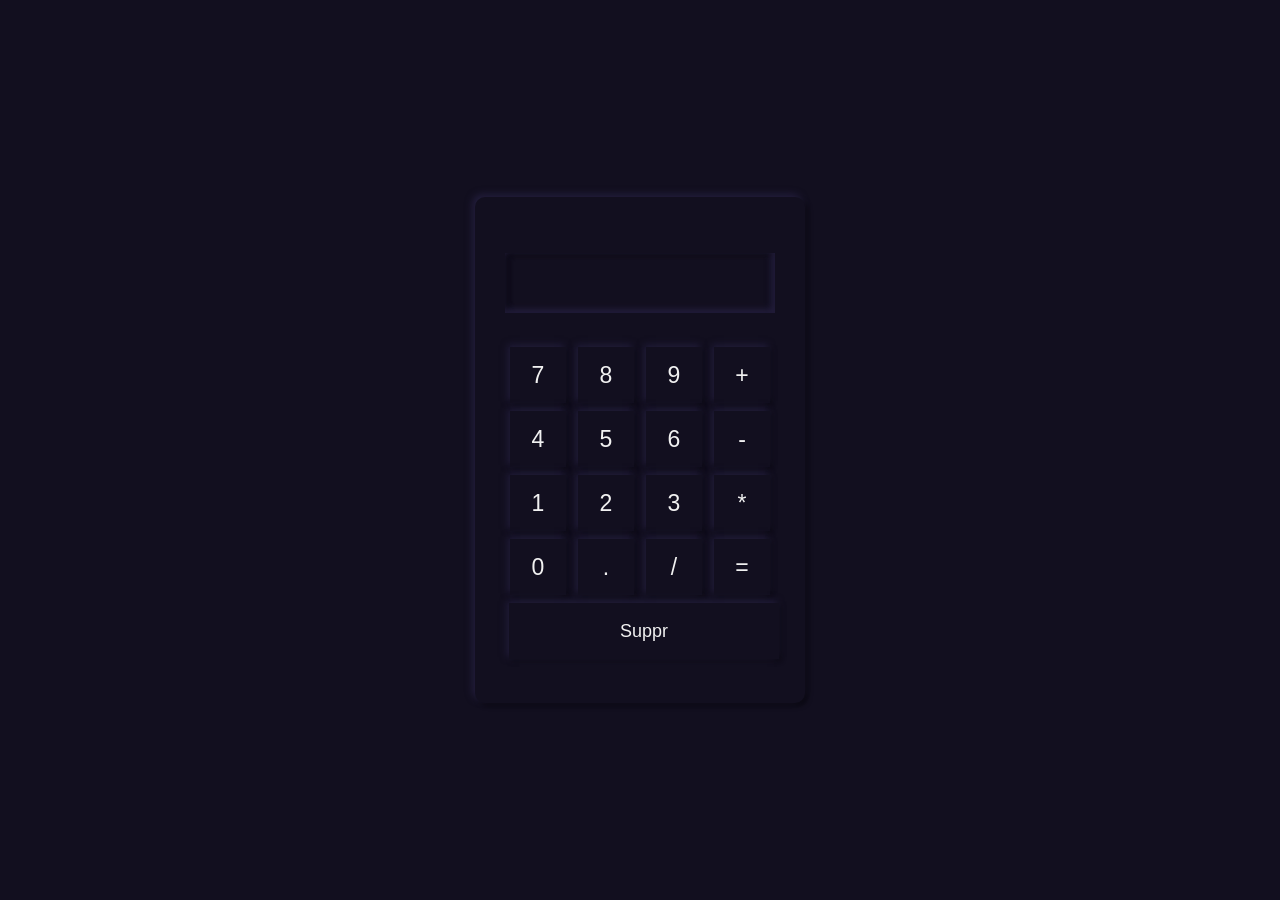
<file: Calculator/index.html>
<!DOCTYPE html>
<html lang="fr">
<head>
    <meta charset="UTF-8">
    <meta http-equiv="X-UA-Compatible" content="IE=edge">
    <meta name="viewport" content="width=device-width, initial-scale=1.0">
    <link rel="stylesheet" href="style.css">
  
    <title> Calculator</title>
</head>
<body>


    

    <div class="calculatrice">

        <p class="infos"></p>
        <form name="form" >
            <div class="resultat">
                <input type="text" name="fenetre" id="fenetre">
            </div>
            <div class="buttons">
                <div class="row">
                    <input type="button" value="7" name="v7" onclick="val(v7.value)">
                    <input type="button" value="8" name="v8" onclick="val(v8.value)">
                    <input type="button" value="9" name="v9" onclick="val(v9.value)">
                    <input type="button" value="+" name="plus" onclick="val(plus.value)">
                </div>
                <div class="row">
                    <input type="button" value="4" name="v4" onclick="val(v4.value)">
                    <input type="button" value="5" name="v5" onclick="val(v5.value)">
                    <input type="button" value="6" name="v6" onclick="val(v6.value)">
                    <input type="button" value="-" name="moin" onclick="val(moin.value)">
                </div>
                <div class="row">
                    <input type="button" value="1" name="v1" onclick="val(v1.value)">
                    <input type="button" value="2" name="v2" onclick="val(v2.value)">
                    <input type="button" value="3" name="v3" onclick="val(v3.value)">
                    <input type="button" value="*" name="mult" onclick="val(mult.value)">
                </div>
                <div class="row">
                    <input type="button" value="0" name="v0" onclick="val(v0.value)">
                    <input type="button" value="." name="dot" onclick="val(dot.value)">
                    <input type="button" value="/" name="div" onclick="val(div.value)">
                    <input type="button" value="=" name="egale" onclick="calcule()">
                </div>
                <input class="reset" type="button" value="Suppr" name="reset" onclick="suppr()">
            </div>
        </form>
    </div>



    <script src="app.js"></script>
</body>
</html>
</file>
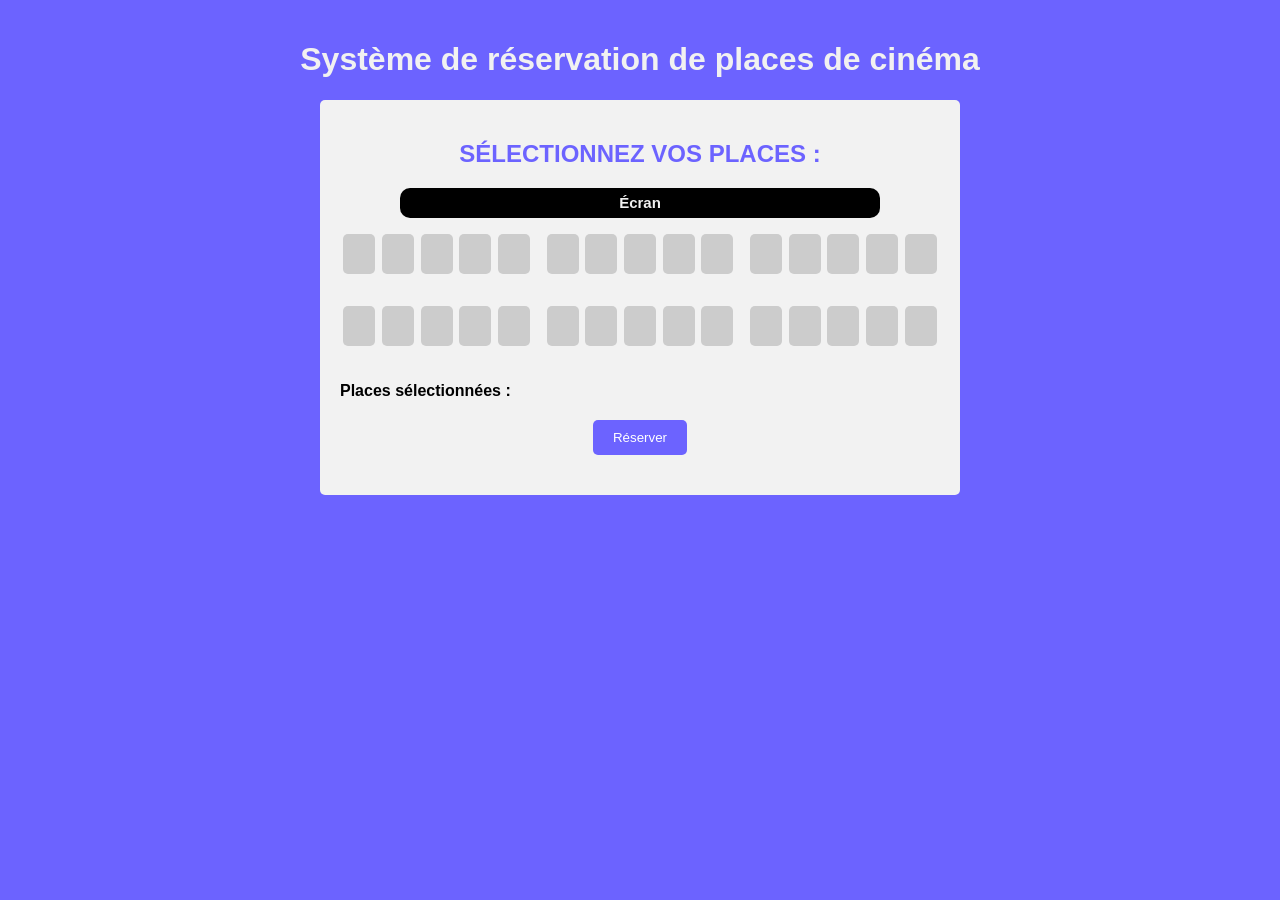
<file: Cinema-Reservation/index.html>
<!DOCTYPE html>
<html>
<head>
  <title>Système de réservation de places de cinéma</title>
  <link rel="stylesheet" type="text/css" href="style.css">
</head>
<body>
  <h1>Système de réservation de places de cinéma</h1>
  
  <div id="cinema">
    <h2>Sélectionnez vos places :</h2>
    <div id="screen">Écran</div>
    <div id="seats">
      <div class="row">
        <div class="seat"></div>
        <div class="seat"></div>
        <div class="seat"></div>
        <div class="seat"></div>
        <div class="seat"></div>
      </div>
      <div class="row">
        <div class="seat"></div>
        <div class="seat"></div>
        <div class="seat"></div>
        <div class="seat"></div>
        <div class="seat"></div>
      </div>
      <div class="row">
        <div class="seat"></div>
        <div class="seat"></div>
        <div class="seat"></div>
        <div class="seat"></div>
        <div class="seat"></div>
      </div>

    </div>
    <div id="seats">
      <div class="row">
        <div class="seat"></div>
        <div class="seat"></div>
        <div class="seat"></div>
        <div class="seat"></div>
        <div class="seat"></div>
      </div>
      <div class="row">
        <div class="seat"></div>
        <div class="seat"></div>
        <div class="seat"></div>
        <div class="seat"></div>
        <div class="seat"></div>
      </div>
      <div class="row">
        <div class="seat"></div>
        <div class="seat"></div>
        <div class="seat"></div>
        <div class="seat"></div>
        <div class="seat"></div>
      </div>

    </div>
    <p id="selected-seats">Places sélectionnées :</p>
    <p id="status-message"></p>
    <button id="btn-reserve">Réserver</button>
  </div>
  
  <script src="app.js"></script>
</body>
</html>
</file>
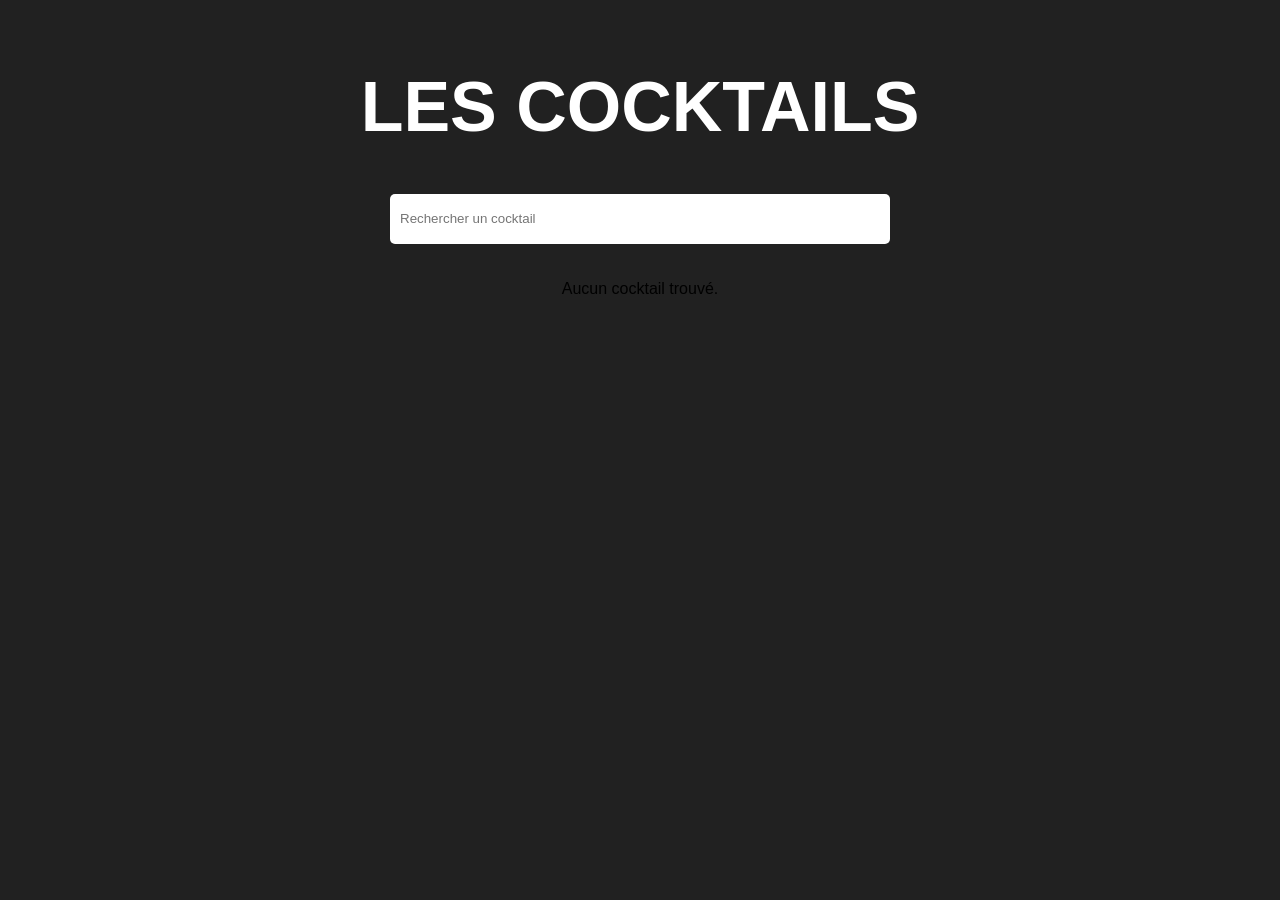
<file: CocktailApp/index.html>
<!DOCTYPE html>
<html lang="en">
<head>
    <meta charset="UTF-8">
    <meta http-equiv="X-UA-Compatible" content="IE=edge">
    <meta name="viewport" content="width=device-width, initial-scale=1.0">
    <link rel="stylesheet" href="style.css">
    <title>Document</title>
</head>
<body>

    <h1>Les Cocktails</h1>
  
  <form>
    <input type="text" id="searchInput" placeholder="Rechercher un cocktail">
  </form>
    
    <div id="cocktailCards"></div>


    <script src="app.js"></script>
</body>
</html>
</file>
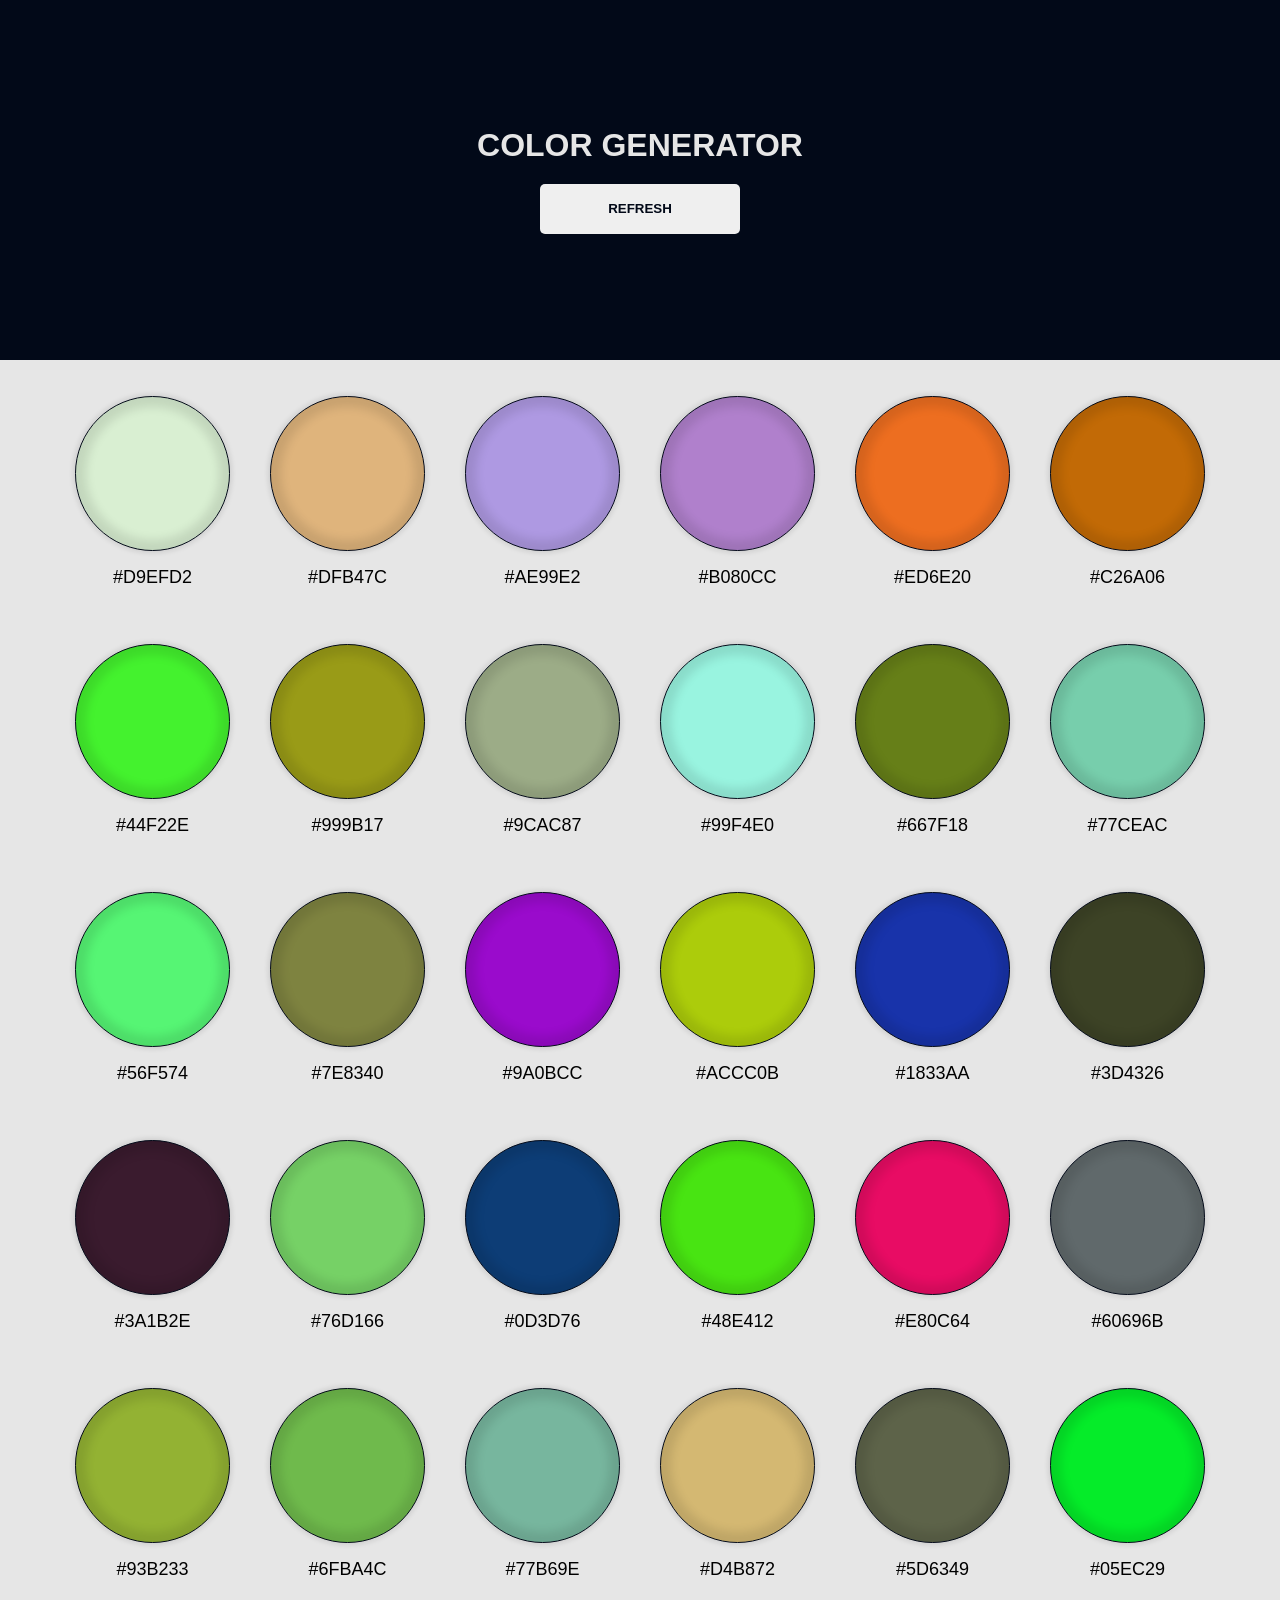
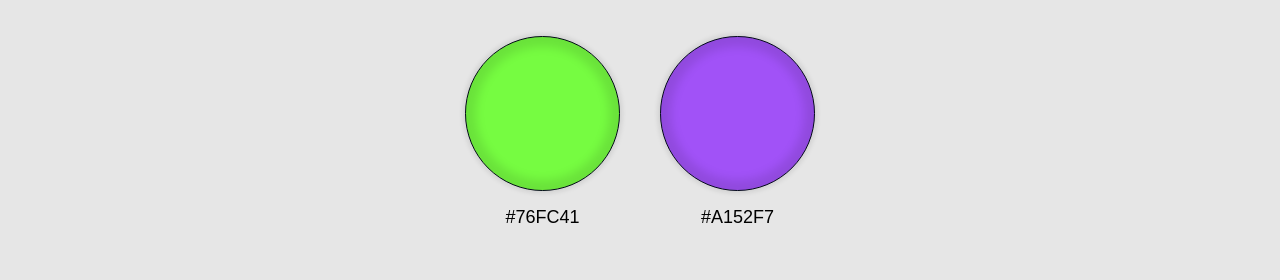
<file: Colors-generator/index.html>
<!DOCTYPE html>
<html lang="fr">
<head>
    <meta charset="UTF-8">
    <meta http-equiv="X-UA-Compatible" content="IE=edge">
    <meta name="viewport" content="width=device-width, initial-scale=1.0">
    <link rel="stylesheet" href="style.css">
    <title>Colors generator</title>
</head>
<body>

    <div class="container">
        <h1>Color generator</h1>
        <button>Refresh</button>
    </div>

    <ul class="generator">
        <!-- <li class="box-choice">
            <div class="color"></div>
            <span class="value">#00000</span>
        </li>
        <li class="box-choice">
            <div class="color"></div>
            <span class="value">#00000</span>
        </li>
        <li class="box-choice">
            <div class="color"></div>
            <span class="value">#00000</span>
        </li>
        <li class="box-choice">
            <div class="color"></div>
            <span class="value">#00000</span>
        </li>
        <li class="box-choice">
            <div class="color"></div>
            <span class="value">#00000</span>
        </li>
        <li class="box-choice">
            <div class="color"></div>
            <span class="value">#00000</span>
        </li>
        <li class="box-choice">
            <div class="color"></div>
            <span class="value">#00000</span>
        </li>
        <li class="box-choice">
            <div class="color"></div>
            <span class="value">#00000</span>
        </li>
        <li class="box-choice">
            <div class="color"></div>
            <span class="value">#00000</span>
        </li>
        <li class="box-choice">
            <div class="color"></div>
            <span class="value">#00000</span>
        </li>
        <li class="box-choice">
            <div class="color"></div>
            <span class="value">#00000</span>
        </li>
        <li class="box-choice">
            <div class="color"></div>
            <span class="value">#00000</span>
        </li> -->
    </ul>
    



    <script src="app.js"></script>
</body>
</html>
</file>
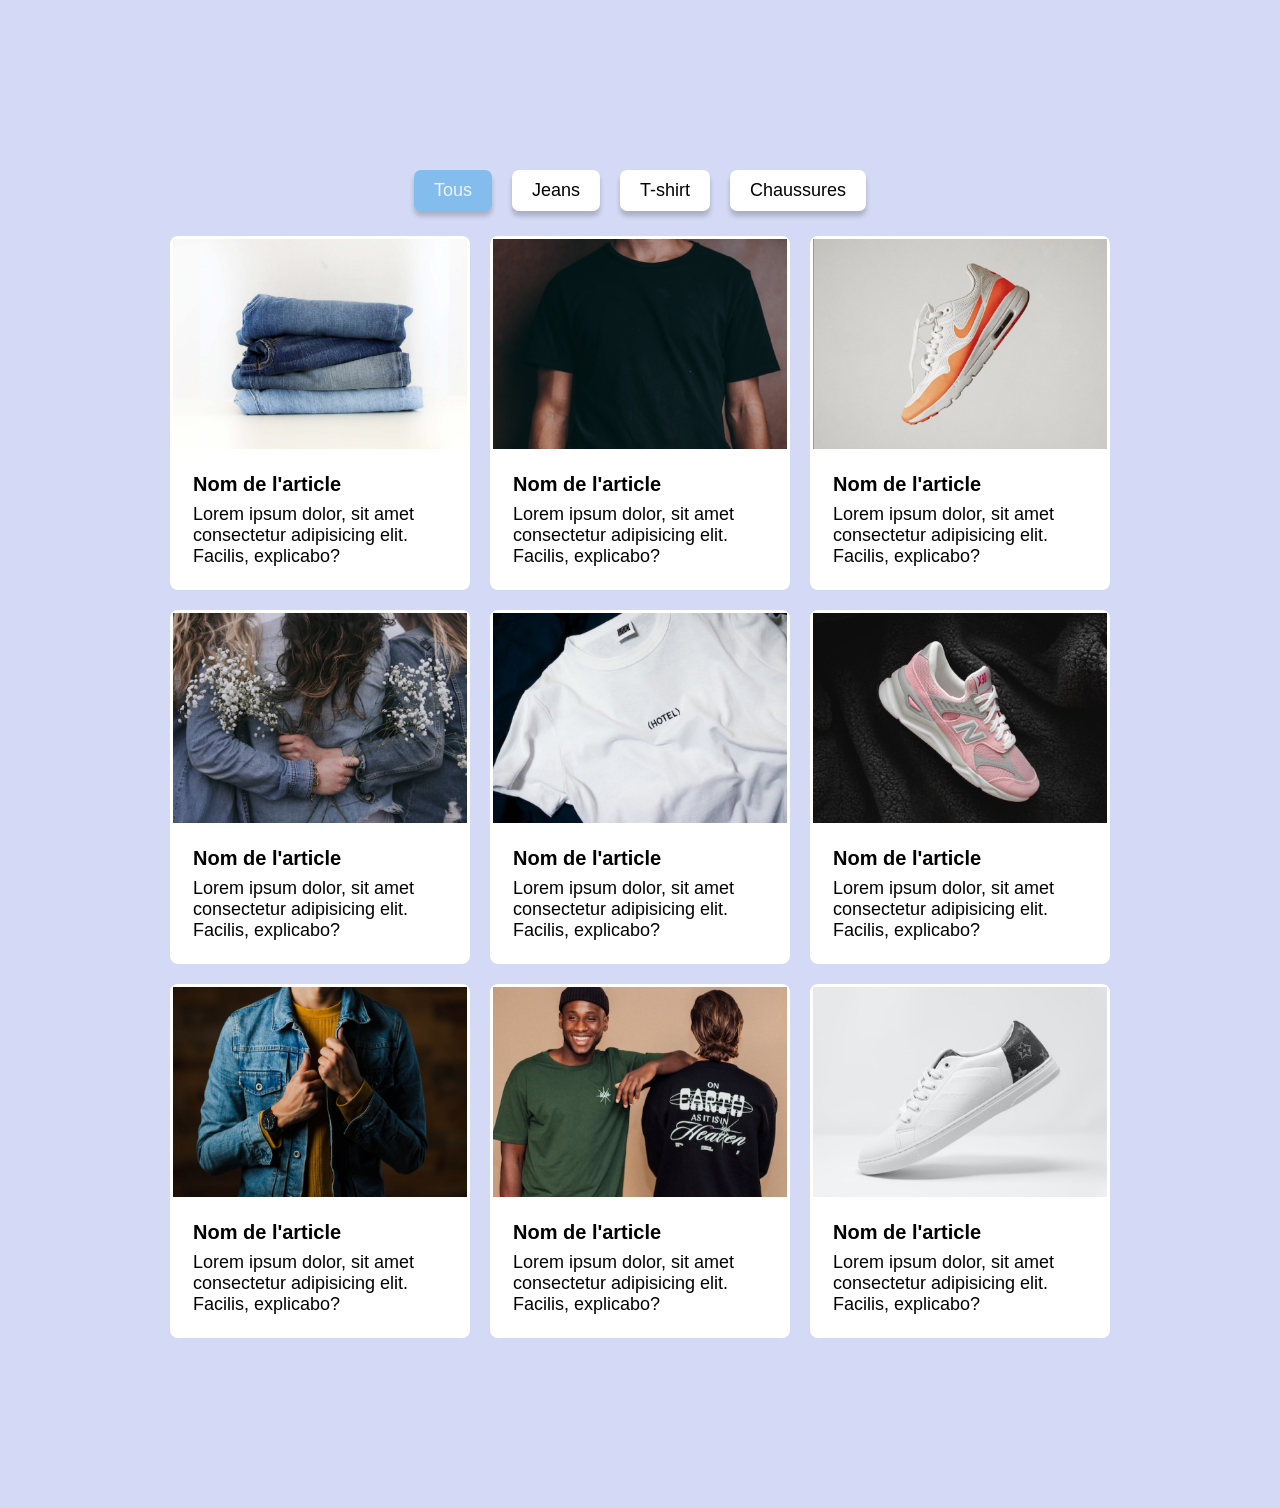
<file: Galerie-Filtrable/index.html>
<!DOCTYPE html>
<html lang="en">
<head>
    <meta charset="UTF-8">
    <meta http-equiv="X-UA-Compatible" content="IE=edge">
    <meta name="viewport" content="width=device-width, initial-scale=1.0">
    <link rel="stylesheet" href="style.css">
    <title>Document</title>
</head>
<body>
    


    <div class="container">

        <div class="filter">
            <button data-name="tous" class="active">Tous</button>
        <button data-name="jeans">Jeans</button>
        <button data-name="tshirt">T-shirt</button>
        <button data-name="chaussures">Chaussures</button>
        </div>

        <div class="cards">

            <div class="card" data-name="jeans">
                <img src="./imgs/jean-01.jpg" alt="">
                <div class="card-content">
                    <h6>Nom de l'article</h6>
                    <p>Lorem ipsum dolor, sit amet consectetur adipisicing elit. Facilis, explicabo?</p>
                </div>
            </div>
            <div class="card" data-name="tshirt">
                <img src="./imgs/tshirt-01.jpg" alt="">
                <div class="card-content">
                    <h6>Nom de l'article</h6>
                    <p>Lorem ipsum dolor, sit amet consectetur adipisicing elit. Facilis, explicabo?</p>
                </div>
            </div>
            <div class="card" data-name="chaussures">
                <img src="./imgs/shoes-01.jpg" alt="">
                <div class="card-content">
                    <h6>Nom de l'article</h6>
                    <p>Lorem ipsum dolor, sit amet consectetur adipisicing elit. Facilis, explicabo?</p>
                </div>
            </div>


            <div class="card" data-name="jeans">
                <img src="./imgs/jean-02.jpg" alt="">
                <div class="card-content">
                    <h6>Nom de l'article</h6>
                    <p>Lorem ipsum dolor, sit amet consectetur adipisicing elit. Facilis, explicabo?</p>
                </div>
            </div>
            <div class="card" data-name="tshirt">
                <img src="./imgs/tshirt-02.jpg" alt="">
                <div class="card-content">
                    <h6>Nom de l'article</h6>
                    <p>Lorem ipsum dolor, sit amet consectetur adipisicing elit. Facilis, explicabo?</p>
                </div>
            </div>
            <div class="card" data-name="chaussures">
                <img src="./imgs/shoes-02.jpg" alt="">
                <div class="card-content">
                    <h6>Nom de l'article</h6>
                    <p>Lorem ipsum dolor, sit amet consectetur adipisicing elit. Facilis, explicabo?</p>
                </div>
            </div>

            <div class="card" data-name="jeans">
                <img src="./imgs/jean-03.jpg" alt="">
                <div class="card-content">
                    <h6>Nom de l'article</h6>
                    <p>Lorem ipsum dolor, sit amet consectetur adipisicing elit. Facilis, explicabo?</p>
                </div>
            </div>
            <div class="card" data-name="tshirt">
                <img src="./imgs/tshirt-03.jpg" alt="">
                <div class="card-content">
                    <h6>Nom de l'article</h6>
                    <p>Lorem ipsum dolor, sit amet consectetur adipisicing elit. Facilis, explicabo?</p>
                </div>
            </div>
            <div class="card" data-name="chaussures">
                <img src="./imgs/shoes-03.jpg" alt="">
                <div class="card-content">
                    <h6>Nom de l'article</h6>
                    <p>Lorem ipsum dolor, sit amet consectetur adipisicing elit. Facilis, explicabo?</p>
                </div>
            </div>


        </div>

    </div>





<script src="app.js"></script>
</body>
</html>
</file>
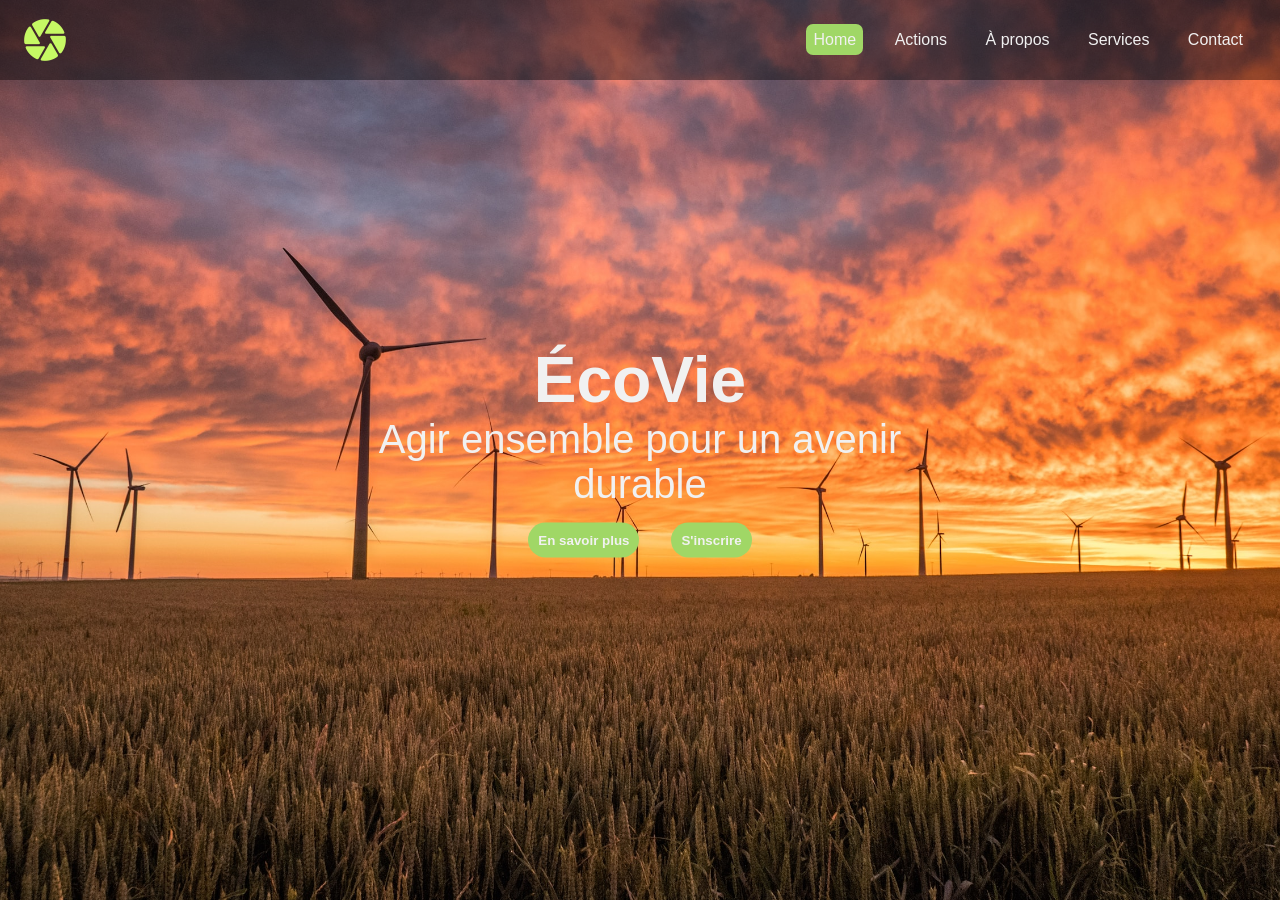
<file: Home-EcoVie/index.html>
<!DOCTYPE html>
<html lang="en">
<head>
    <meta charset="UTF-8">
    <meta http-equiv="X-UA-Compatible" content="IE=edge">
    <meta name="viewport" content="width=device-width, initial-scale=1.0">
    <link rel="stylesheet" href="style.css">
    <title>Environnement</title>
</head>
<body>
    
    <div class="container">

        <nav>
            <img src="./imgs/logo.png" alt="">
            <ul>
                <li>
                    <a href="#" class="active">Home</a>
                </li>
                <li>
                    <a href="#">Actions</a>
                </li>
                <li>
                    <a href="#">À propos</a>
                </li>
                <li>
                    <a href="#">Services</a>
                </li>
                <li>
                    <a href="#">Contact</a>
                </li>
            </ul>
        </nav>

        <div class="content">
            <h1>ÉcoVie </h1>
            <h2> Agir ensemble pour un avenir durable</h2>
            <div class="buttons">
                <button>En savoir plus</button>
                <button>S'inscrire</button>
            </div>
        </div>


    </div>



</body>
</html>
</file>
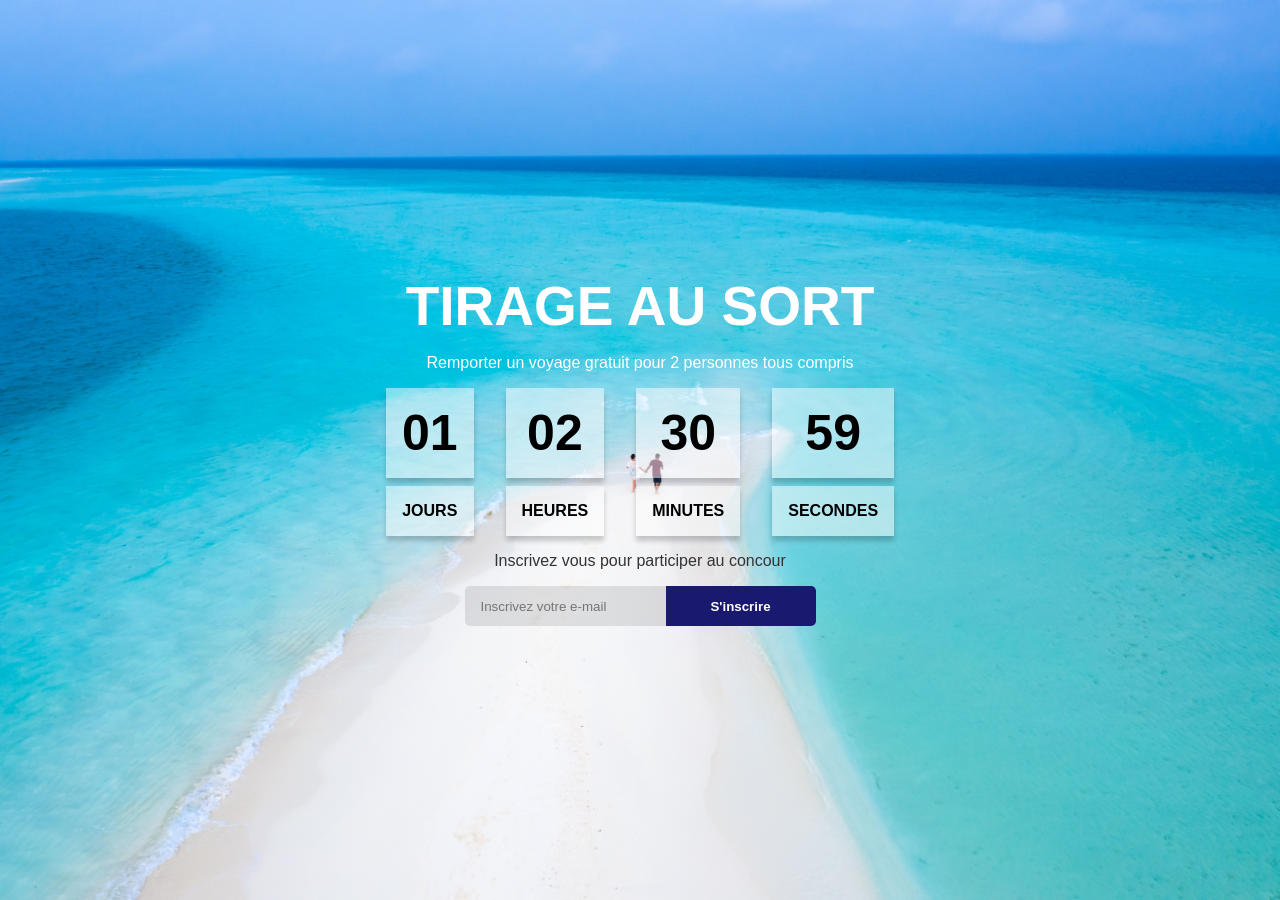
<file: Home-Timer/index.html>
<!DOCTYPE html>
<html lang="en">
<head>
    <meta charset="UTF-8">
    <meta http-equiv="X-UA-Compatible" content="IE=edge">
    <meta name="viewport" content="width=device-width, initial-scale=1.0">
    <link rel="stylesheet" href="style.css">
    <title>Document</title>
</head>
<body>


<div class="container">
    <img src="./fond.jpg" alt="">
    <h1>TIRAGE AU SORT</h1>
    <p>Remporter un voyage gratuit pour 2 personnes tous compris</p>
    <div class="time-content">
        <div class="time jours">
            <div class="number">00</div>
            <div class="text">Jours</div>
        </div>
        <div class="time heures">
            <div class="number">00</div>
            <div class="text">Heures</div>
        </div>
        <div class="time minutes">
            <div class="number">00</div>
            <div class="text">Minutes</div>
        </div>
        <div class="time secondes">
            <div class="number">00</div>
            <div class="text">Secondes</div>
        </div>
    </div>


<div class="email">
    <p>Inscrivez vous pour participer au concour</p>
    <div class="input-box">
        <input type="text" placeholder="Inscrivez votre e-mail">
        <button>S'inscrire</button>
    </div>
</div>

</div>




<script src="app.js"></script>
</body>
</html>
</file>
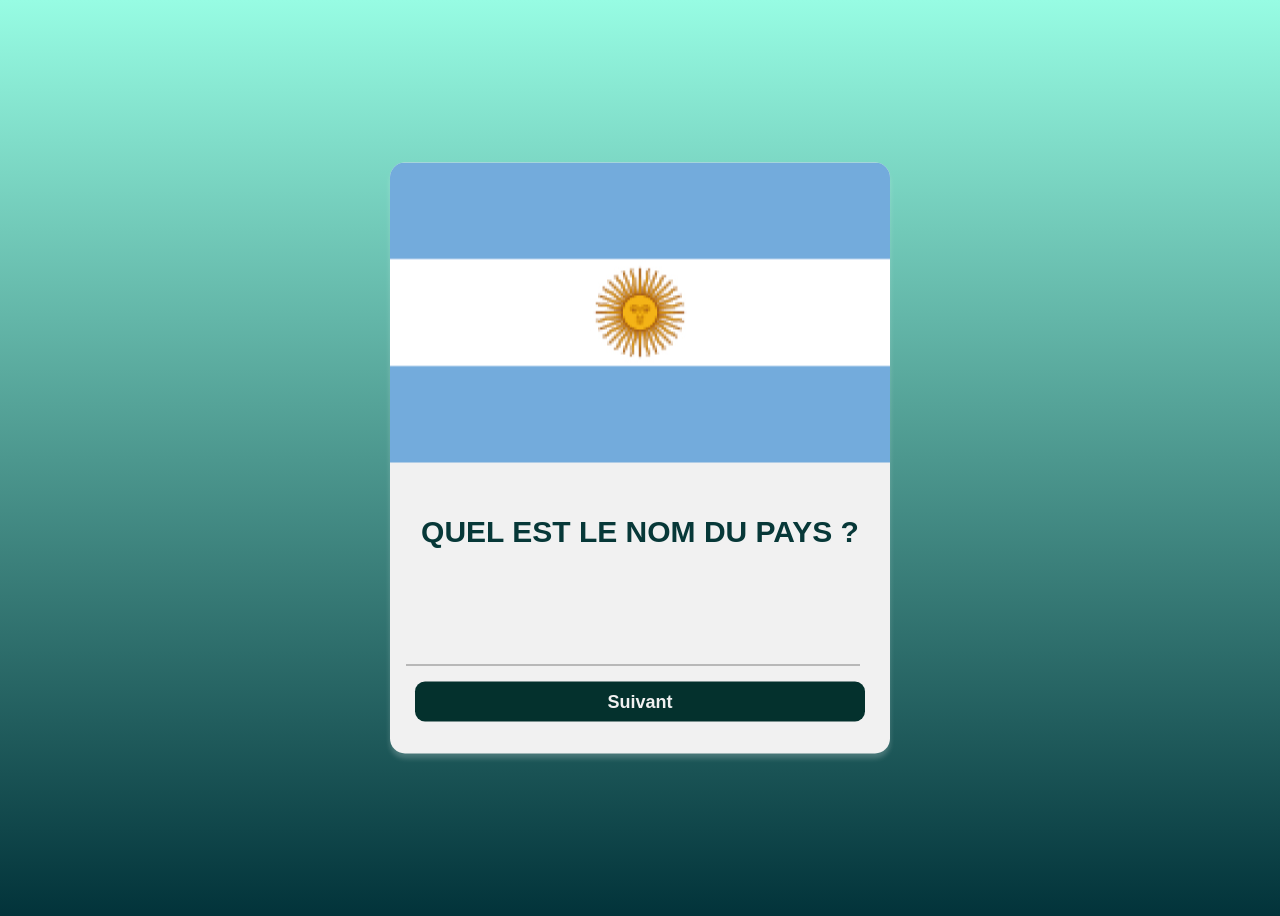
<file: Quizz-Country/index.html>
<!DOCTYPE html>
<html lang="en">
<head>
    <meta charset="UTF-8">
    <meta http-equiv="X-UA-Compatible" content="IE=edge">
    <meta name="viewport" content="width=device-width, initial-scale=1.0">
    <link rel="stylesheet" href="style.css">
    <title>Quizz </title>
</head>
<body>

  <div class="quizz-container">
    <div id="container-questions">
        <img id="quizz-img" ></img>
        <p id="quizz-question"></p>
    </div>
    <div id="container-content">
    <input id="resultat" type="text">
    <button id="next">Suivant</button>
  </div>
<p id="resultatFinal"></p>
  </div>

    

    <script src="app.js"></script>
</body>
</html>
</file>
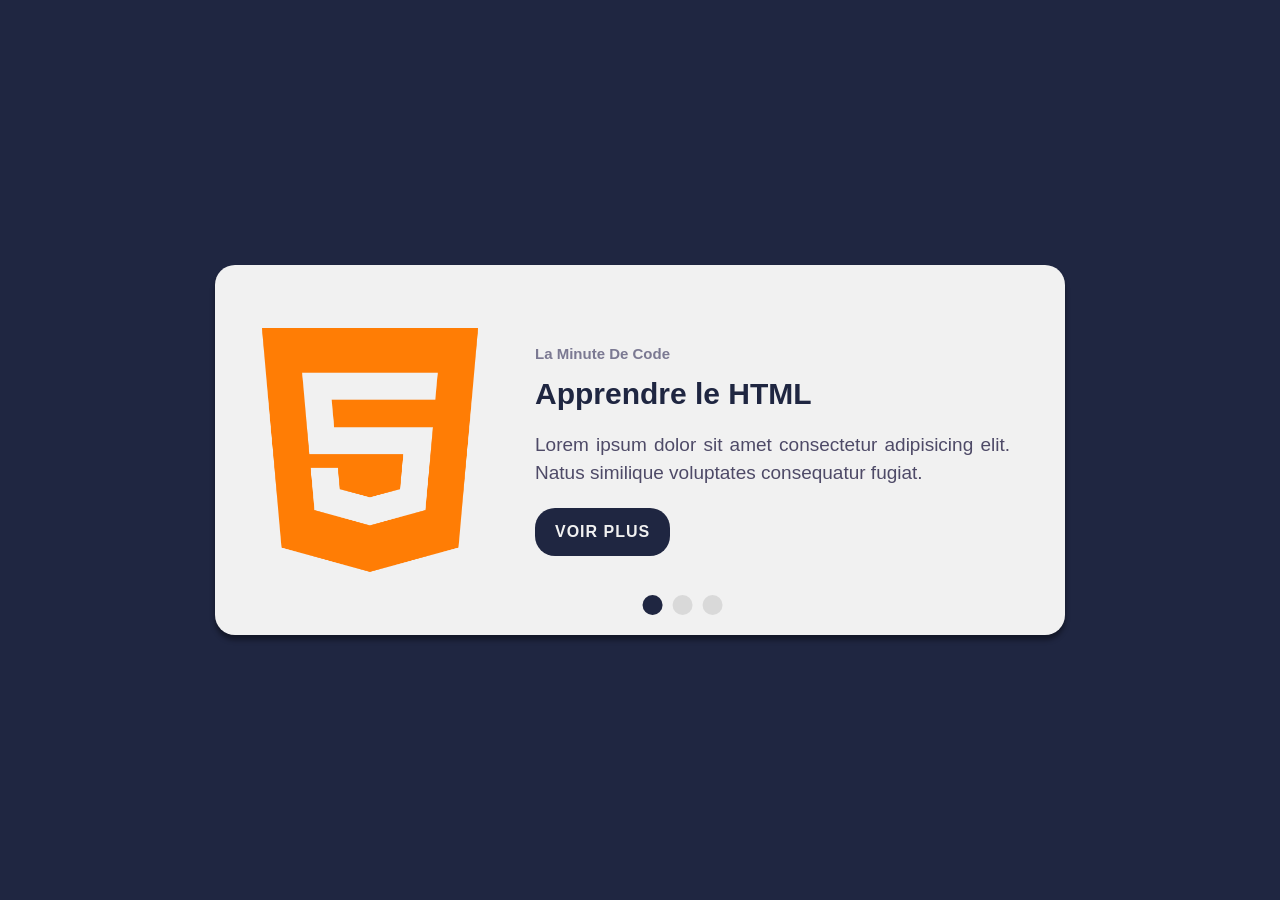
<file: Slider-blog/index.html>
<!DOCTYPE html>
<html lang="fr">
<head>
    <meta charset="UTF-8">
    <meta http-equiv="X-UA-Compatible" content="IE=edge">
    <meta name="viewport" content="width=device-width, initial-scale=1.0">
    <link rel="stylesheet" href="style.css">
    <title>Slider cards</title>
</head>
<body>

    <div class="cards">
        <input type="radio" name="select" id="dot-1" checked>
        <input type="radio" name="select" id="dot-2">
        <input type="radio" name="select" id="dot-3">
        <div class="dots">
            <label for="dot-1" class="dot dot-1"></label>
            <label for="dot-2" class="dot dot-2"></label>
            <label for="dot-3" class="dot dot-3"></label>
        </div>
        <div class="card">
            <label for="" class="img img-1">
                <img src="./src/html.png" alt="">
            </label>
            <div class="content content-1">
                <span>La Minute De Code</span>
                <div class="title">Apprendre le HTML</div>
                <div class="text">Lorem ipsum dolor sit amet consectetur adipisicing elit. Natus similique voluptates consequatur fugiat.</div>
                <button>Voir plus</button>
            </div>
        </div>
        <div class="card">
            <label for="" class="img img-2">
                <img src="./src/css.png" alt="">
            </label>
            <div class="content content-2">
                <span>La Minute De Code</span>
                <div class="title">Apprendre le CSS</div>
                <div class="text">Lorem ipsum dolor sit amet consectetur adipisicing elit. Natus similique voluptates consequatur fugiat.</div>
                <button>Voir plus</button>
            </div>
        </div>
        <div class="card">
            <label for="" class="img img-3">
                <img src="./src/js.png" alt="">
            </label>
            <div class="content content-3">
                <span>La Minute De Code</span>
                <div class="title">Apprendre le Javascript</div>
                <div class="text">Lorem ipsum dolor sit amet consectetur adipisicing elit. Natus similique voluptates consequatur fugiat.</div>
                <button>Voir plus</button>
            </div>
        </div>
    </div>
    
</body>
</html>
</file>
<file: Calculator/style.css>
*, ::before, ::after {
    box-sizing: border-box;
    margin: 0;
    padding: 0;
    user-select: none;
}

body, html {
    height: 100%;
}
body {

    background: #120f1f;
    display: grid;
    place-items: center;
}

.calculatrice {
    width: 330px;
    background: #120f1f;
    padding: 40px 30px;
    border-radius: 10px;
    box-shadow: -3px -3px 7px #221d3b,
                        3px 3px 5px #00000070;
}
.calculatrice .resultat {
    height: 60px;
    width: 100%;
    background: #120f1f;
    box-shadow: inset -3px -3px 7px #221d3b,
                         inset 3px 3px 5px #00000070;

}
.calculatrice .resultat input{
    width: 100%;
    height: 100%;
    background: transparent;
    padding: 1rem;
    color: #847f97;
    font-size: 20px;
    text-align: right;
    border: none;
    outline: none;
    box-shadow: inset -1px -1px 7px #221d3b,
    inset 1px 1px 5px #00000070;
    font-weight: 500;

}
.calculatrice .buttons {
    padding: 30px 0 0 0;
    text-align: center;
}

.calculatrice input[type=button]{
    height: 56px;
    width: 56px;
    margin: 4px;
    font-size: 23px;
    background: #120f1f;
    color: #f1f1f1;
    border: none;
    outline: none;
    box-shadow:  -2px -2px 7px #221d3b,
    2px 2px 5px #00000070;
    cursor: pointer;
}
.calculatrice input[type=button]:active{
    box-shadow: inset -2px -2px 7px #221d3b,
    inset 2px 2px 5px #00000070;

}

 .reset {
    width: 100%!important;
    font-size: 18px!important;
}


.infos {
    color: #eb9595;
    text-align: center;
    text-transform: uppercase;
    font-size: 9px;
    font-family: Arial, Helvetica, sans-serif;
    margin-bottom: 1rem;
    font-weight: 400;
    
}
</file>
<file: Cinema-Reservation/style.css>
body {
  font-family: Arial, sans-serif;
  margin: 0;
  padding: 20px;
  background:  #6c63ff;
}

h1 {
  text-align: center;
  color: #f1f1f1
}
h2 {
    text-align: center;
    text-transform: uppercase;
    font-weight: bold;
    color:  #6c63ff;
}

#cinema {
  max-width: 600px;
  margin: 0 auto;
  padding: 20px;
  background-color: #f2f2f2;
  border-radius: 5px;
}

#screen {
  text-align: center;
  font-weight: bold;
  font-size: 15px;
  width: 80%;
  height: 30px;
  line-height: 30px;
  margin: 0 auto;
  background-color: #000;
  border-radius: 10px ;
  color: #f1f1f1;
}

#seats {
  display: grid;
  grid-template-columns: repeat(auto-fit, minmax(40px, 1fr));
  gap: 10px;
}

.row {
  display: flex;
  justify-content: center;
  margin: 1rem 0;
}

.seat {
  width: 40px;
  height: 40px;
  background-color: #ccc;
  border-radius: 5px;
  cursor: pointer;
  margin: 0 0.2rem;
}

.seat.selected {
  background-color: #6c63ff;
}

#selected-seats {
  margin-top: 20px;
  font-weight: bold;
}

#status-message {
  margin-top: 10px;
  text-align: center;
}

#btn-reserve {
  display: block;
  margin: 20px auto;
  padding: 10px 20px;
  background-color: #6c63ff;
  color: #fff;
  border: none;
  border-radius: 5px;
  cursor: pointer;
}

#btn-reserve:hover {
  background-color: #534dff;
}

/* Styles responsives */
@media screen and (max-width: 480px) {
  #cinema {
    padding: 10px;
  }

  .seat {
    width: 30px;
    height: 30px;
  }

  #btn-reserve {
    padding: 8px 16px;
  }
}
</file>
<file: CocktailApp/style.css>
body {
    font-family: Arial, sans-serif;
    margin: 0;
    padding: 20px;
    background: #212121;
  }
  
  h1 {
    text-align: center;
    color: #fff;
    text-transform: uppercase;
    font-size: 70px;
  }
  
form {
    width: 100%;
    max-width: 500px;
    margin: 0 auto;
    display: flex;
}

  #searchInput {
    width: 100%;
    height: 30px;
    outline: none;
    padding: 10px;
    margin-bottom: 20px;
    border-radius: 5px;
    border: none;
  }
  

  
  #cocktailCards {
    display: flex;
    flex-wrap: wrap;
    justify-content: center;
  }
  
  .card {
    width: 300px;
    margin: 10px;
    border: 1px solid #333;
    border-radius: 5px;
    text-align: center;
    overflow:hidden;
    transition: transform 0.2s ease-in-out;
    cursor: pointer;

  }
  
  .card img {
    width: 100%;
    height:200px;
    object-fit: cover;
  }
  
  .card h3 {
    margin: 0;
    text-align : center;
    height: 40px;
    line-height: 40px;
    background: linear-gradient(to top, rgb(22, 22, 22), rgb(59, 59, 59));
    color: #f1f1f1;
  }
  

  .card:hover {
    transform: scale(1.1);
    border: 1px solid violet;
    box-shadow: 0 0 2px 1px violet;
  }
</file>
<file: Colors-generator/style.css>
*, ::before, ::after {
    margin: 0;
    padding: 0;
    box-sizing: border-box;
    font-family: Arial, Helvetica, sans-serif;
}

:root {
    --light: #e6e6e6;
    --dark: rgb(2, 9, 24);
}

body {
    background: var(--light)
}

.container {
    width: 100%;
    height: 40vh;
    display:flex;
    justify-content: center;
    align-items: center;
    flex-direction: column;
    background:   var(--dark);
}

.container h1 {
    color: var(--light);
    margin-bottom: 20px;
    text-transform: uppercase;
}

.container button {
    display: inline-block;
    width: 200px;
    height: 50px;
    font-weight: 900;
    color: var(--dark);
    outline: none;
    border: none;
    border-radius: 5px;
    text-transform: uppercase;
    transition: background 0.2s ease;
    cursor: pointer;
}

.container button:hover {
    background: goldenrod ;
    color: var(--light)
}

.generator {
    width: 100%;
    max-width: 1200px;
    margin: 1rem auto;
    display: flex;
    justify-content: center;
    flex-wrap: wrap;
}

.generator .box-choice {
    list-style: none;
    margin: 13px;
    padding: 7px;
    display:flex;
    justify-content: center;
    align-items: center;
    flex-direction: column;
    transition: transform .2s ease;
}

.generator .box-choice:active{
    transform: scale(.8)
}

.box-choice .color {
    width: 155px;
    height: 155px;
    background: var(--light);
    box-shadow: 0 0 5px 2px rgba(0,0,0,.1),
                            inset 0 0 10px 10px rgba(0,0,0,.1);
    border: 1px solid var(--dark);
    border-radius: 50%;
    cursor: pointer;

}

.generator .box-choice:hover .color {
filter: brightness(106%)
}

.box-choice .value {
margin: 1rem 0;
font-weight: 500;
font-size: 18px;
text-transform: uppercase;
}
</file>
<file: Galerie-Filtrable/style.css>
*, ::before, ::after {
box-sizing: border-box;
margin: 0;
padding:0;
font-family: Arial, Helvetica, sans-serif;
}

body {
  min-height: 100vh;
  background: #d4d9f5;
}

.container {
  position: relative;
  max-width: 1000px;
  width: 100%;
  margin: 150px auto;
  padding: 20px;
}

.container .filter {
  display:flex;
  justify-content: center;
  align-items: center;
  gap: 20px;
}

.container button {
  padding: 10px 20px;
  font-size: 18px;
  background: #fff;
  border: none;
  box-shadow: 0 5px 5px rgba(0,0,0,.2);
  border-radius: 7px;
  cursor: pointer;
}

.container button.active {
  background: rgb(130, 189, 238);
  color: #f1f1f1;
}

.cards {
  display: flex;
  justify-content: center;
  align-items: center;
  margin-top: 25px;
  gap: 20px;
  flex-wrap: wrap;
}

.card {
  flex-basis: 300px;
  background: #fff;
  padding: 3px;
  border-radius: 8px;
}

.card img {
  width: 100%;
  height: 210px;
  object-fit: cover;
}

.card-content {
  padding: 20px;
}

.card-content h6 {
  font-size: 20px;
  margin-bottom: 0.5rem;
  font-weight: 700;
}

.card-content p {
  font-size: 18px;
}


.filtre {
  display: none;
}
</file>
<file: Home-EcoVie/style.css>
*, ::before, ::after {
box-sizing: border-box;
margin: 0;
padding:0;
font-family: Arial, Helvetica, sans-serif;
}

body {
    height: 100vh;
    width: 100%;
    background: no-repeat center / cover url('./imgs/fond.jpg');
}


nav {
    height: 80px;
    width: 100%;
    background: rgba(0,0,0,.4);
    display:flex;
    justify-content: space-between;
    align-items: center;
}

nav img {
   width: 50px;
   height: 50px;
   margin-left: 20px;
}

nav ul  {
    margin-right: 20px;
    list-style: none;
}

nav ul li {
    display: inline-block;
    line-height: 80px;
    margin: 0 10px;
}

nav ul li a {
    text-decoration: none;
    color: #f1f1f1;
    padding: 7px;
}

nav ul li a.active, nav ul li a:hover {
    background: rgb(160, 215, 102);
    border-radius: 7px;
}

.content {
position: absolute;
top:50%;
left:50%;
transform: translate(-50%,-50%);
}

.content h1 {
    color: #f1f1f1;
    font-weight: 900;
    font-size: clamp(50px, 5vw, 70px);
    text-align: center;
}

.content h2 {
    text-align: center;
    font-weight: 500;
    color: #f1f1f1;
    font-size: clamp(20px, 5vw, 40px);
}

.buttons {
    display:flex;
    justify-content: center;
    align-items: center;
    margin-top: 1rem;
}

button {
    margin: 0 1rem;
    border: none;
    outline:none;
    padding: 10px;
    border-radius: 50px;
    cursor: pointer;
    font-weight: bold;
    color: #f1f1f1;
    background: rgb(160, 215, 102);
    transition: background .2s ease-in-out;
}

button:hover{
    background: rgb(111, 148, 72);
}
</file>
<file: Home-Timer/style.css>
*, ::before, ::after {
box-sizing: border-box;
margin: 0;
padding:0;
font-family: Arial, Helvetica, sans-serif;
}

.container {
    height: 100vh;
    width: 100%;
    overflow: hidden;
    display:flex;
    justify-content: center;
    align-items: center;
    flex-direction: column;
    gap: 16px;
}

.container img {
    position: absolute;
    height: 100%;
    width: 100%;
    object-fit: cover;
    z-index: -1;
}

.container h1 {
    color: #fff;
    font-size: 55px;
    text-align: center;
}

.container p {
    font-size: 16px;
    color: #fff;
    text-align: center;
}

.time-content {
    display: flex;

}

.time {
    display: flex;
    flex-direction: column;
    margin: 0 1rem;
    text-align: center;
    font-weight: 900;
}

.time .number {
    background: rgba(255,255,255,.5);
    padding: 1rem;
    font-size: 50px;
    box-shadow: 0 5px 5px rgba(0,0,0,.2);
}

.time .text { 
    background: rgba(255,255,255,.5);
    margin-top: .5rem;
    padding: 1rem;
    box-shadow: 0 5px 5px rgba(0,0,0,.2);
    text-transform: uppercase;
}

.email p {
    color: #333;
    margin-bottom: 1rem;
}

.input-box {
    display:flex;
    justify-content: center;
    align-items: center;
}

input {
    height: 40px;
    padding: 1rem;
    border: none;
    background: rgba(0,0,0,.1);
    border-radius: 5px 0 0 5px;
    outline: none;
}

button {
    width: 150px;
    height: 40px;
    border: none;
    outline: none;
    background: midnightblue;
    color: #fff;
    font-weight: bold;
    cursor: pointer;
    border-radius: 0 5px 5px 0;
    transition: background 0.2s ease-in-out;
}

button:hover {
    background: rgb(52, 52, 228);
}
</file>
<file: Quizz-Country/style.css>
body {
    font-family: Arial, Helvetica, sans-serif;
    position: relative;
    min-height: 100vh;
    background: linear-gradient(to top ,rgb(2, 51, 58), rgb(151, 252, 227))
}

.quizz-container {
    width: 100%;
    max-width: 500px;
    position: absolute;
    top:50%;
    left:50%;
    transform: translate(-50%,-50%);
    background: #f1f1f1;
    box-shadow: 0 5px 5px 0 rgba(255,255,255,.2);
    border-radius: 15px;
    overflow: hidden;
}

#container-questions, #container-content {
    margin: 0 0 1rem 0;
}

#quizz-img {
    width: 100%;
}

#quizz-question {
    margin: 3rem auto;
    text-align:center;
    font-size: 30px;
    font-weight: bold;
    text-transform: uppercase;
    color:rgb(7, 56, 56);
}

#container-content label {
    display: block;
    margin-left: 2rem;
    font-weight: bold;
    font-size: 18px;
}

#container-content input {
    margin: 1rem 1rem;
    width: 90%;
    height: 50px;
    border: none;
    outline: none;
    background: none;
    border-bottom: 1px solid gray;
    font-size: 20px;
    font-weight: 500;
}

button {
    display: block;
    margin: 0 auto;
    width: 90%;
    height: 40px;
    color: #f1f1f1;
    font-weight: bold;
    font-size: 18px;
    background: rgb(4, 49, 45);
    border: none;
    outline: none;
    cursor: pointer;
    transition: background .2s ease-in-out;
    border-radius: 10px;
}


button:hover {
    background: #000;
}

#resultatFinal {
    text-align:center;
    margin: 2rem 0;
    font-weight: bold;
    font-size: 30px;
    text-transform: uppercase;
}
</file>
<file: Slider-blog/style.css>
*, ::before, ::after {
    box-sizing: border-box;
    margin: 0;
    padding: 0;
    font-family: Arial, Helvetica, sans-serif;
}

body {
    height: 100vh;
    display:flex;
    justify-content: center;
    align-items: center;
    background: #1f2641;
}

.cards {
    position: absolute;
    height: 370px;
    width: 95%;
    max-width: 850px;
    margin: auto;
    background: #f1f1f1;
    display: flex;
    align-items: center;
    border-radius: 20px;
    box-shadow: 0 5px 5px 0 rgba(0,0,0,0.4)
}

.card {
    display: flex;
    align-items: center;
    justify-content: center;
    height: 360px;
    padding: 0 25px;
    position: absolute;
    z-index: 1;
}

.card .img {
    height: 260px;
    width: 260px;
    flex-shrink: 0;
    opacity: 0;
    overflow: hidden;
    margin-top: -100px;
    transition: opacity .2s ease-in-out,
                      margin-top .3s ease-in-out;

}
.card img {
    width: 100%;
    height: 100%;
}

.content {
    width: 530px;
    margin-left: 50px;
    padding: 0 20px 0 35px;
    opacity: 0;
    z-index: 100;
    transition: .6s;
}



.content span {
    display: block;
    color: #7b7992;
    margin-bottom: 15px;
    font-size: 15px;
    font-weight: 700;
}

.content .title {
    font-size: 30px;
    font-weight: 700;
    color: #1f2641;
    margin-bottom: 20px;
}

.content .text {
    font-size: 19px;
    color: #4e4a67;
    margin-bottom: 20px;
    line-height: 1.5em;
    text-align: justify;
}

button {
    background: #1f2641;
    display: inline-flex;
    padding: 15px 20px;
    border: none;
    font-size: 16px;
    text-transform: uppercase;
    color: #f1f1f1;
    font-weight: 600;
    letter-spacing: 1px;
    border-radius: 20px;
    cursor: pointer;
    transition: background .2s ease-in-out;
}

button:hover {
    background: #4e4a67;;
}
.dots {
    position: absolute;
    bottom: 1rem;
    left: 55%;
    transform: translateX(-50%);
    z-index: 200;
}
.dots .dot {
    position: relative;
    height: 20px;
    width: 20px;
    background: #d9d9d9;
    display: inline-flex;
    margin: 0 3px;
    border-radius: 50%;
    cursor: pointer;
}

.dots .dot::before {
    content: "";
    position: absolute;
    top: 0;
    left: 0;
    height: 100%;
    width: -100%;
    background: #1f2641;
    border-radius: 50%;
    transform: scaleX(0);
    transition: transform .2s ease-in-out;
    transform-origin: left;;
}

/* .dots .dot:hover:before {
    transform: scaleX(1);
    width: 100%;
} */

#dot-1:checked ~ .card .img-1,
#dot-2:checked ~ .card .img-2,
#dot-3:checked ~ .card .img-3 {
opacity: 1;
margin-top: 0;
}

#dot-1:checked ~ .card .content-1,
#dot-2:checked ~ .card .content-2,
#dot-3:checked ~ .card .content-3{ 
    opacity: 1;
    margin-left: 0;
    z-index: 100;
    transition-delay: .3s;

}

#dot-1:checked ~ .dots .dot-1:before,
#dot-2:checked ~ .dots .dot-2:before,
#dot-3:checked ~ .dots .dot-3:before {
    transform: scaleX(1);
    width: 100%;
}

input {
    display: none;
}
</file>
